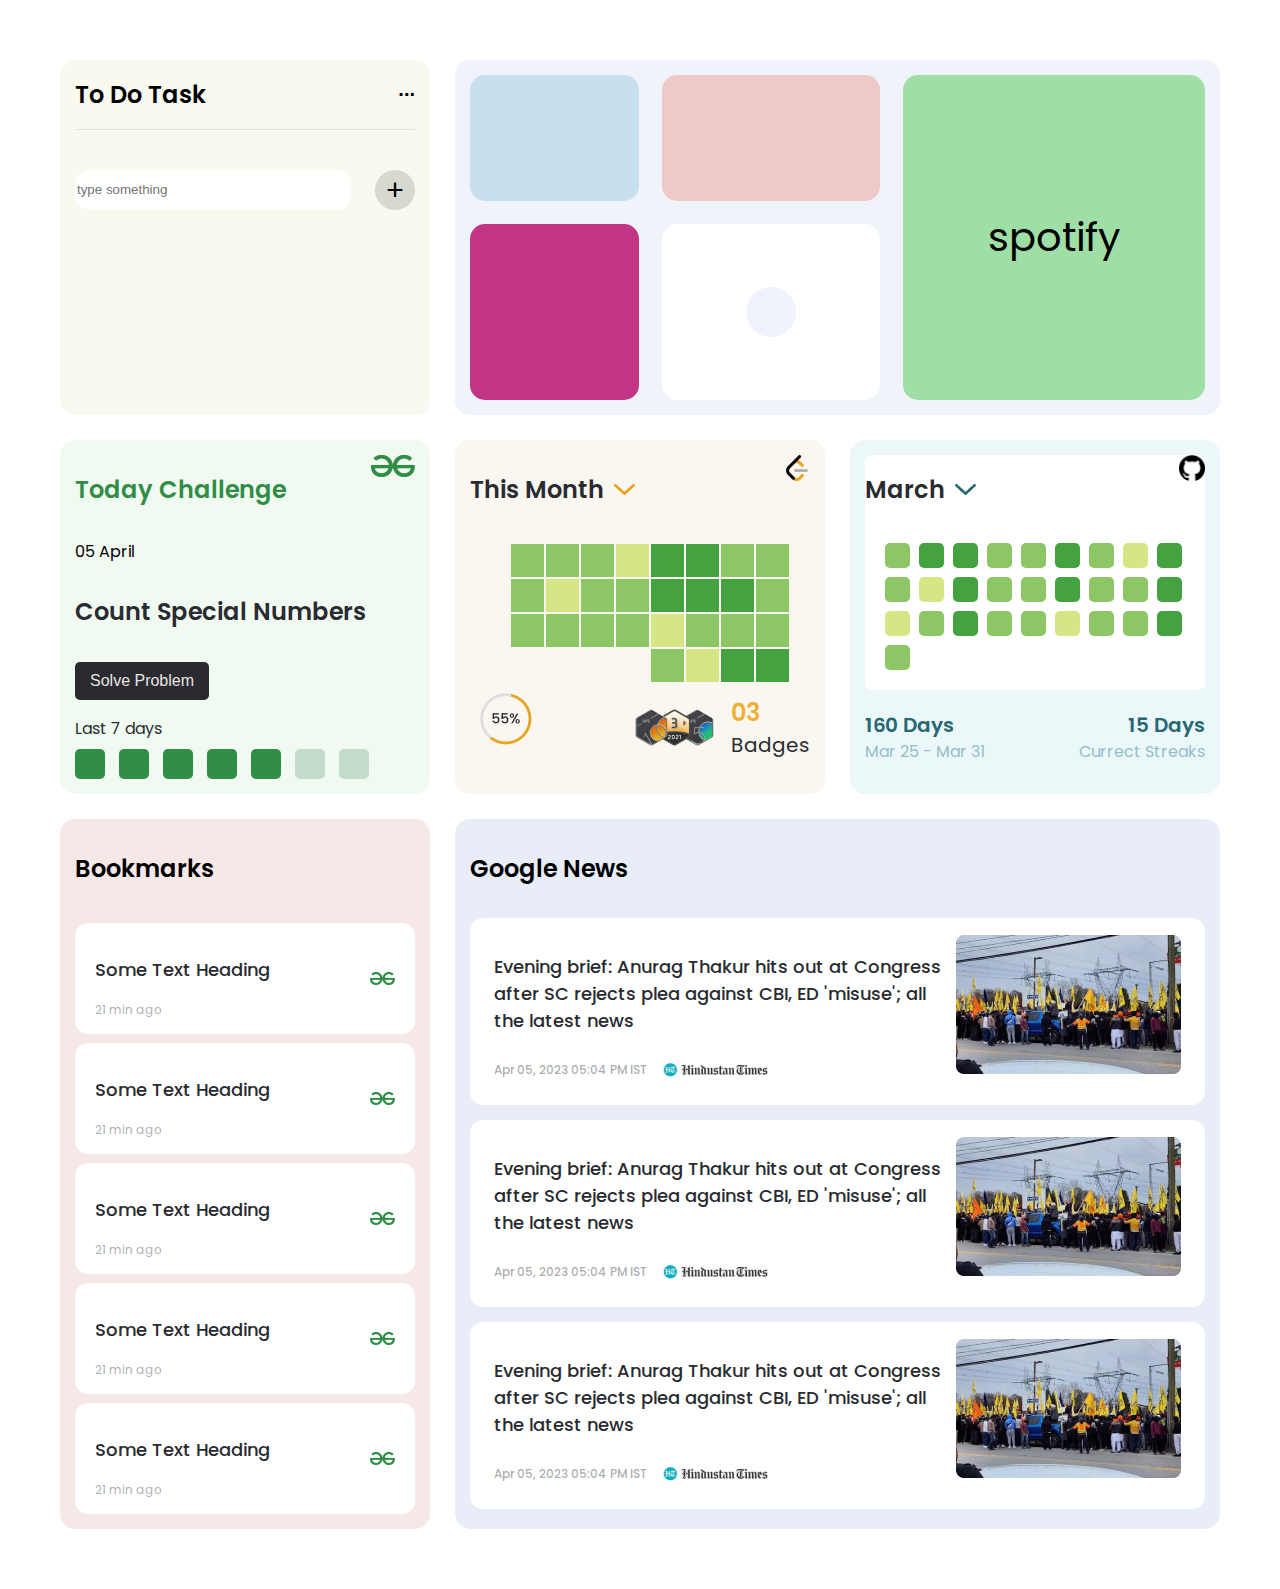
<file: index.html>
<!DOCTYPE html>
<html lang="en">
  <head>
    <meta charset="UTF-8" />
    <meta http-equiv="X-UA-Compatible" content="IE=edge" />
    <meta name="viewport" content="width=device-width, initial-scale=1.0" />
    <link
      rel="stylesheet"
      href="https://cdnjs.cloudflare.com/ajax/libs/font-awesome/6.4.0/css/all.min.css"
      integrity="sha512-iecdLmaskl7CVkqkXNQ/ZH/XLlvWZOJyj7Yy7tcenmpD1ypASozpmT/E0iPtmFIB46ZmdtAc9eNBvH0H/ZpiBw=="
      crossorigin="anonymous"
      referrerpolicy="no-referrer"
    />
    <link rel="stylesheet" href="style.css" />
    <script src="./srcipt.js" defer></script>
    <title>Custom Home</title>
  </head>
  <body>
    <div class="body-container">
      <div class="ele-container" id="ele-1">
        <nav id="todo-nav">
          <h2>To Do Task</h2>
          <button id="three-dot">...</button>
        </nav>
        <div class="to-do-container"></div>
        <div class="add-todo">
          <input type="text" id="input-box" placeholder="type something" />
          <button id="add-todo-btn" onclick="addTask()" class="btn-1">+</button>
        </div>
      </div>

      <div class="ele-container" id="ele-2">
        <div class="social-container" id="twitter">
          <a href="https://twitter.com/home" target="_blank">
            <i class="fa-brands fa-twitter"></i>
          </a>
        </div>

        <div class="social-container" id="youtube">
          <a href="https://youtube.com/" target="_blank">
            <i class="fa-brands fa-youtube"></i>
          </a>
        </div>
        <div class="social-container" id="instagram">
          <a href="https://instagram.com/" target="_blank">
            <i class="fa-brands fa-instagram"></i>
          </a>
        </div>
        <div class="social-container" id="add">
          <div class="circle">
            <i class="fa-brands fa-add"></i>
          </div>
        </div>
        <div class="social-container" id="spotify">spotify</div>
      </div>

      <div class="ele-container" id="ele-3">
        <nav>
          <h2 id="gfg-today">Today Challenge</h2>
          <img id="gfg-logo" src="./assets/images/gfg-logo.png" alt="" />
        </nav>
        <div class="gfg-container">
          <span class="date">05 April</span>
          <h2>Count Special Numbers</h2>
          <button>Solve Problem</button>
          <br />
          <span class="last-days"
            >Last 7 days <i class="fa-solid fa-chevron-down"></i
          ></span>
          <div class="last-seven-container">
            <div class="done-gfg gfg-week-streak"></div>
            <div class="done-gfg gfg-week-streak"></div>
            <div class="done-gfg gfg-week-streak"></div>
            <div class="done-gfg gfg-week-streak"></div>
            <div class="done-gfg gfg-week-streak"></div>
            <div class="not-done-gfg gfg-week-streak"></div>
            <div class="not-done-gfg gfg-week-streak"></div>
          </div>
        </div>
      </div>

      <div class="ele-container" id="ele-4">
        <nav id="leet-nav-container">
          <div class="leet-nav-left">
            <h2>This Month</h2>
            <img src="./assets/images/down-leet.png" alt="" srcset="" />
          </div>
          <img
            src="./assets/images/leetcode.png"
            id="leet-code-icon"
            alt=""
            srcset=""
          />
        </nav>
        <div class="leet-streak-container">
          <div class="leet-month-streak">
            <div class="light-green leet-box"></div>
            <div class="light-green leet-box"></div>
            <div class="light-green leet-box"></div>
            <div class="yellow leet-box"></div>
            <div class="dark-green leet-box"></div>
            <div class="dark-green leet-box"></div>
            <div class="light-green leet-box"></div>
            <div class="light-green leet-box"></div>
            <div class="light-green leet-box"></div>
            <div class="yellow leet-box"></div>
            <div class="light-green leet-box"></div>
            <div class="light-green leet-box"></div>
            <div class="dark-green leet-box"></div>
            <div class="dark-green leet-box"></div>
            <div class="dark-green leet-box"></div>
            <div class="light-green leet-box"></div>
            <div class="light-green leet-box"></div>
            <div class="light-green leet-box"></div>
            <div class="light-green leet-box"></div>
            <div class="light-green leet-box"></div>
            <div class="yellow leet-box"></div>
            <div class="light-green leet-box"></div>
            <div class="light-green leet-box"></div>
            <div class="light-green leet-box"></div>
            <div class="light-green leet-box"></div>
            <div class="yellow leet-box"></div>
            <div class="dark-green leet-box"></div>
            <div class="dark-green leet-box"></div>
          </div>
        </div>

        <div class="leet-lower-area">
          <div class="leet-left">
            <img src="./assets/images/leet-progress.png" alt="" />
          </div>
          <div class="leet-right">
            <img src="./assets/images/leet-badges.png" alt="" />
            <div class="fucking-text">
              <span class="yellow-text">03</span>

              <span class="leet-lower-text">Badges</span>
            </div>
          </div>
        </div>
      </div>

      <div class="ele-container" id="ele-5">
        <div class="white-box">
          <nav id="leet-nav-container">
            <div class="leet-nav-left">
              <h2>March</h2>
              <img src="./assets/images/git-down.png" alt="" srcset="" />
            </div>
            <img
              src="./assets/images/github-logo.png"
              id="leet-code-icon"
              alt=""
              srcset=""
            />
          </nav>
          <div class="git-streak-container">
            <div class="git-streaks">
              <div class="git-streak-box light-green"></div>
              <div class="git-streak-box dark-green"></div>
              <div class="git-streak-box dark-green"></div>
              <div class="git-streak-box light-green"></div>
              <div class="git-streak-box light-green"></div>
              <div class="git-streak-box dark-green"></div>
              <div class="git-streak-box light-green"></div>
              <div class="git-streak-box yellow"></div>
              <div class="git-streak-box dark-green"></div>
              <div class="git-streak-box light-green"></div>
              <div class="git-streak-box yellow"></div>
              <div class="git-streak-box dark-green"></div>
              <div class="git-streak-box light-green"></div>
              <div class="git-streak-box light-green"></div>
              <div class="git-streak-box dark-green"></div>
              <div class="git-streak-box light-green"></div>
              <div class="git-streak-box light-green"></div>
              <div class="git-streak-box dark-green"></div>
              <div class="git-streak-box yellow"></div>
              <div class="git-streak-box light-green"></div>
              <div class="git-streak-box dark-green"></div>
              <div class="git-streak-box light-green"></div>
              <div class="git-streak-box light-green"></div>
              <div class="git-streak-box yellow"></div>
              <div class="git-streak-box light-green"></div>
              <div class="git-streak-box light-green"></div>
              <div class="git-streak-box dark-green"></div>
              <div class="git-streak-box light-green"></div>
            </div>
          </div>
        </div>
        <div class="lower-text-area">
          <div class="lower-left">
            <span class="main-lower">160 Days</span>
            <span class="sub-lower">Mar 25 - Mar 31</span>
          </div>
          <div class="lower-right">
            <span class="main-lower">15 Days</span>
            <span class="sub-lower">Currect Streaks</span>
          </div>
        </div>
      </div>

      <div class="ele-container" id="ele-6">
        <nav><h2>Bookmarks</h2></nav>
        <div class="book-container">
          <div class="bookmark-item">
            <div class="bookmark-text-left">
              <h3>Some Text Heading</h3>
              <span class="book-time">21 min ago</span>
            </div>
            <img src="./assets/images/gfg-logo.png" alt="" srcset="" />
          </div>
          <div class="bookmark-item">
            <div class="bookmark-text-left">
              <h3>Some Text Heading</h3>
              <span class="book-time">21 min ago</span>
            </div>
            <img src="./assets/images/gfg-logo.png" alt="" srcset="" />
          </div>
          <div class="bookmark-item">
            <div class="bookmark-text-left">
              <h3>Some Text Heading</h3>
              <span class="book-time">21 min ago</span>
            </div>
            <img src="./assets/images/gfg-logo.png" alt="" srcset="" />
          </div>
          <div class="bookmark-item">
            <div class="bookmark-text-left">
              <h3>Some Text Heading</h3>
              <span class="book-time">21 min ago</span>
            </div>
            <img src="./assets/images/gfg-logo.png" alt="" srcset="" />
          </div>
          <div class="bookmark-item">
            <div class="bookmark-text-left">
              <h3>Some Text Heading</h3>
              <span class="book-time">21 min ago</span>
            </div>
            <img src="./assets/images/gfg-logo.png" alt="" srcset="" />
          </div>
        </div>
      </div>

      <div class="ele-container" id="ele-7">
        <nav><h2>Google News</h2></nav>
        <div class="news-container">
          <div class="news-item">
            <div class="news-left-text">
              <div class="news-headline">
                <h3>
                  Evening brief: Anurag Thakur hits out at Congress after SC
                  rejects plea against CBI, ED 'misuse'; all the latest news
                </h3>
              </div>
              <div class="lower-metadata">
                <span class="news-date-time">Apr 05, 2023 05:04 PM IST</span>
                <img src="./assets/images/image 15.png" alt="" />
              </div>
            </div>
            <div class="news-thumbnail">
              <img src="./assets/images/news-thumbnail.png" alt="" />
            </div>
          </div>
        </div>
        <div class="news-container">
          <div class="news-item">
            <div class="news-left-text">
              <div class="news-headline">
                <h3>
                  Evening brief: Anurag Thakur hits out at Congress after SC
                  rejects plea against CBI, ED 'misuse'; all the latest news
                </h3>
              </div>
              <div class="lower-metadata">
                <span class="news-date-time">Apr 05, 2023 05:04 PM IST</span>
                <img src="./assets/images/image 15.png" alt="" />
              </div>
            </div>
            <div class="news-thumbnail">
              <img src="./assets/images/news-thumbnail.png" alt="" />
            </div>
          </div>
        </div>
        <div class="news-container">
          <div class="news-item">
            <div class="news-left-text">
              <div class="news-headline">
                <h3>
                  Evening brief: Anurag Thakur hits out at Congress after SC
                  rejects plea against CBI, ED 'misuse'; all the latest news
                </h3>
              </div>
              <div class="lower-metadata">
                <span class="news-date-time">Apr 05, 2023 05:04 PM IST</span>
                <img src="./assets/images/image 15.png" alt="" />
              </div>
            </div>
            <div class="news-thumbnail">
              <img src="./assets/images/news-thumbnail.png" alt="" />
            </div>
          </div>
        </div>
      </div>
    </div>
  </body>
</html>
</file>
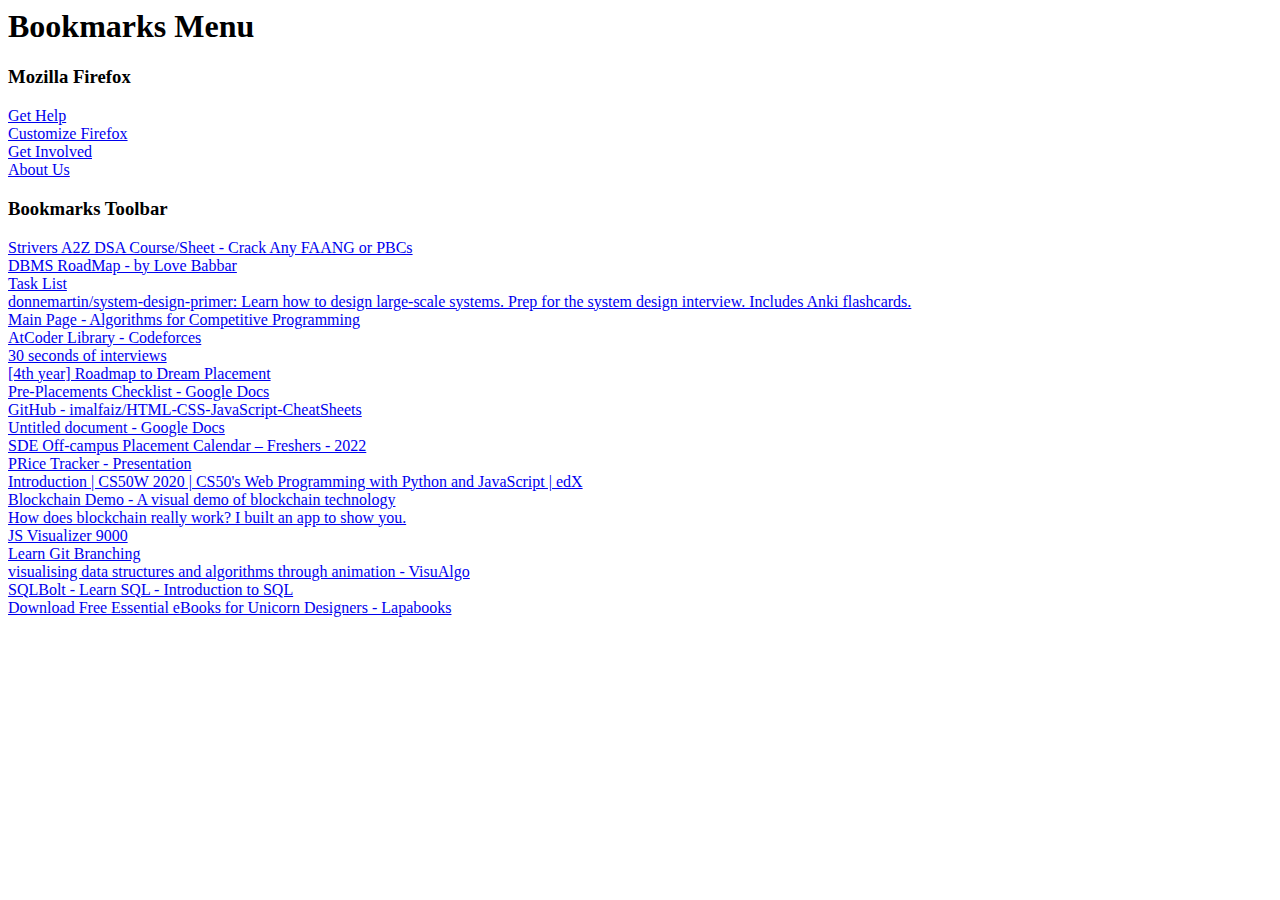
<file: bookmarks.html>
<!DOCTYPE NETSCAPE-Bookmark-file-1>
<!-- This is an automatically generated file.
     It will be read and overwritten.
     DO NOT EDIT! -->
<META HTTP-EQUIV="Content-Type" CONTENT="text/html; charset=UTF-8">
<meta http-equiv="Content-Security-Policy"
      content="default-src 'self'; script-src 'none'; img-src data: *; object-src 'none'"></meta>
<TITLE>Bookmarks</TITLE>
<H1>Bookmarks Menu</H1>

<DL><p>
    <DT><H3 ADD_DATE="1650803669" LAST_MODIFIED="1650803669">Mozilla Firefox</H3>
    <DL><p>
        <DT><A HREF="https://support.mozilla.org/products/firefox" ADD_DATE="1650803669" LAST_MODIFIED="1650803669" ICON_URI="fake-favicon-uri:https://support.mozilla.org/products/firefox" ICON="[data-uri]">Get Help</A>
        <DT><A HREF="https://support.mozilla.org/kb/customize-firefox-controls-buttons-and-toolbars?utm_source=firefox-browser&utm_medium=default-bookmarks&utm_campaign=customize" ADD_DATE="1650803669" LAST_MODIFIED="1650803669" ICON_URI="fake-favicon-uri:https://support.mozilla.org/kb/customize-firefox-controls-buttons-and-toolbars?utm_source=firefox-browser&utm_medium=default-bookmarks&utm_campaign=customize" ICON="[data-uri]">Customize Firefox</A>
        <DT><A HREF="https://www.mozilla.org/contribute/" ADD_DATE="1650803669" LAST_MODIFIED="1650803669" ICON_URI="fake-favicon-uri:https://www.mozilla.org/contribute/" ICON="[data-uri]">Get Involved</A>
        <DT><A HREF="https://www.mozilla.org/about/" ADD_DATE="1650803669" LAST_MODIFIED="1650803669" ICON_URI="fake-favicon-uri:https://www.mozilla.org/about/" ICON="[data-uri]">About Us</A>
    </DL><p>
    <DT><H3 ADD_DATE="1650803669" LAST_MODIFIED="1681489301" PERSONAL_TOOLBAR_FOLDER="true">Bookmarks Toolbar</H3>
    <DL><p>
        <DT><A HREF="https://takeuforward.org/strivers-a2z-dsa-course/strivers-a2z-dsa-course-sheet-2/" ADD_DATE="1671443499" LAST_MODIFIED="1674327969" ICON_URI="https://takeuforward.org/wp-content/uploads/2021/09/cropped-logo_circle_red-32x32.gif" ICON="[data-uri]">Strivers A2Z DSA Course/Sheet - Crack Any FAANG or PBCs</A>
        <DT><A HREF="https://whimsical.com/dbms-roadmap-by-love-babbar-FmUi8ffVop33t3MmpVxPCo" ADD_DATE="1658426132" LAST_MODIFIED="1658426132" ICON_URI="https://whimsical.com/favicons/wx-whimsical-mind-map-v2-purple@2x.png" ICON="[data-uri]">DBMS RoadMap - by Love Babbar</A>
        <DT><A HREF="https://www.notion.so/27fa66f328f4487db73035c0e4f87859?v=6e7af5f62d3a4ea595d0ff9cc7d5aa6e" ADD_DATE="1675277163" LAST_MODIFIED="1675277303" ICON_URI="https://www.notion.so/images/logo-ios.png" ICON="[data-uri]">Task List</A>
        <DT><A HREF="https://github.com/donnemartin/system-design-primer#database" ADD_DATE="1658686848" LAST_MODIFIED="1658686848" ICON_URI="https://github.com/fluidicon.png" ICON="[data-uri]">donnemartin/system-design-primer: Learn how to design large-scale systems. Prep for the system design interview. Includes Anki flashcards.</A>
        <DT><A HREF="https://cp-algorithms.com/#navigation" ADD_DATE="1660143269" LAST_MODIFIED="1660143269">Main Page - Algorithms for Competitive Programming</A>
        <DT><A HREF="https://codeforces.com/blog/entry/82400" ADD_DATE="1660143274" LAST_MODIFIED="1660143274" ICON_URI="https://codeforces.org/s/0/favicon-32x32.png" ICON="[data-uri]">AtCoder Library - Codeforces</A>
        <DT><A HREF="https://30secondsofinterviews.org/" ADD_DATE="1660143758" LAST_MODIFIED="1660143758" ICON_URI="https://30secondsofinterviews.org/30s-favicon.107cc86d.ico" ICON="[data-uri]">30 seconds of interviews</A>
        <DT><A HREF="https://whimsical.com/4th-year-roadmap-to-dream-placement-WB2HTZixtsohXoDcvr6Me7" ADD_DATE="1662125824" LAST_MODIFIED="1662125824" ICON_URI="https://whimsical.com/favicons/wx-whimsical-mind-map-v2-purple@2x.png" ICON="[data-uri]">[4th year] Roadmap to Dream Placement</A>
        <DT><A HREF="https://docs.google.com/document/d/1yYRdJ_P6RS0I8JNN6mtjDQBdwLHkhQXCq41whBQNu1Y/edit" ADD_DATE="1663672307" LAST_MODIFIED="1663672307" ICON_URI="https://ssl.gstatic.com/docs/documents/images/kix-favicon7.ico" ICON="[data-uri]">Pre-Placements Checklist - Google Docs</A>
        <DT><A HREF="https://github.com/imalfaiz/HTML-CSS-JavaScript-CheatSheets" ADD_DATE="1670761418" LAST_MODIFIED="1670761418" ICON_URI="https://github.com/fluidicon.png" ICON="[data-uri]">GitHub - imalfaiz/HTML-CSS-JavaScript-CheatSheets</A>
        <DT><A HREF="https://docs.google.com/document/d/160FV_uEhxjEy1ywTnM90WFDUQtjg3O3jQHQMwdIGNK0/edit" ADD_DATE="1670868477" LAST_MODIFIED="1670868477" ICON_URI="https://ssl.gstatic.com/docs/documents/images/kix-favicon7.ico" ICON="[data-uri]">Untitled document - Google Docs</A>
        <DT><A HREF="https://takeuforward.org/interviews/sde-off-campus-placement-calendar-freshers/" ADD_DATE="1654538682" LAST_MODIFIED="1674327972" ICON_URI="https://takeuforward.org/wp-content/uploads/2021/09/cropped-logo_circle_red-32x32.gif" ICON="[data-uri]">SDE Off-campus Placement Calendar – Freshers - 2022</A>
        <DT><A HREF="https://www.canva.com/design/DAFYsWmyGYg/1ej4rQ6f7V_JednSdccARw/edit" ADD_DATE="1674670017" LAST_MODIFIED="1674670017" ICON_URI="https://static.canva.com/static/images/favicon-1.ico" ICON="[data-uri]">PRice Tracker - Presentation</A>
        <DT><A HREF="https://learning.edx.org/course/course-v1:HarvardX+CS50W+Web/block-v1:HarvardX+CS50W+Web+type@sequential+block@cd0baed1a0854561a870e0d8db72f7ff/block-v1:HarvardX+CS50W+Web+type@vertical+block@63c92dedcf504526bd217dd8728dabc2" ADD_DATE="1675262649" LAST_MODIFIED="1675262649" ICON_URI="https://edx-cdn.org/v3/prod/favicon.ico" ICON="[data-uri]">Introduction | CS50W 2020 | CS50&#39;s Web Programming with Python and JavaScript | edX</A>
        <DT><A HREF="https://blockchaindemo.io/?ref=producthunt" ADD_DATE="1680458463" LAST_MODIFIED="1680458463">Blockchain Demo - A visual demo of blockchain technology</A>
        <DT><A HREF="https://www.freecodecamp.org/news/how-does-blockchain-really-work-i-built-an-app-to-show-you-6b70cd4caf7d" ADD_DATE="1680458469" LAST_MODIFIED="1680458469" ICON_URI="https://cdn.freecodecamp.org/universal/favicons/favicon.ico" ICON="[data-uri]">How does blockchain really work? I built an app to show you.</A>
        <DT><A HREF="https://www.jsv9000.app/" ADD_DATE="1680720033" LAST_MODIFIED="1680720033" ICON_URI="https://www.jsv9000.app/favicon.ico?v=2" ICON="[data-uri]">JS Visualizer 9000</A>
        <DT><A HREF="https://learngitbranching.js.org/" ADD_DATE="1680720076" LAST_MODIFIED="1680720076" ICON_URI="https://learngitbranching.js.org/assets/favicon.ico" ICON="[data-uri]">Learn Git Branching</A>
        <DT><A HREF="https://visualgo.net/en" ADD_DATE="1680720174" LAST_MODIFIED="1680720174" ICON_URI="https://visualgo.net/img/favicon.png" ICON="[data-uri]">visualising data structures and algorithms through animation - VisuAlgo</A>
        <DT><A HREF="https://sqlbolt.com/" ADD_DATE="1680720194" LAST_MODIFIED="1680720194" ICON_URI="https://sqlbolt.com/cs/images/favicon.png" ICON="[data-uri]">SQLBolt - Learn SQL - Introduction to SQL</A>
        <DT><A HREF="https://www.lapabooks.com/" ADD_DATE="1681489301" LAST_MODIFIED="1681489301" ICON_URI="https://www.lapabooks.com/images/fav.png" ICON="[data-uri]">Download Free Essential eBooks for Unicorn Designers - Lapabooks</A>
    </DL><p>
</DL>
</file>
<file: style.css>
/* .body-container {
  background-color: indianred;
  padding: 10px;
  display: grid;
  grid-template-columns : 10% 60% 10%;
  grid-template-rows:auto;
  grid-column-gap: 10px;
  grid-row-gap: 10px;
  justify-content: space-evenly; 
  height: 600px;
  align-content: space-evenly;

}

.ele-container {
  background: wheat;
  border: 1px solid black;
  padding: 20px;
  font-size: 40px;
  text-align: center;
}
*/

@import url("https://fonts.googleapis.com/css2?family=Poppins:wght@200;300;400;500&display=swap");
body {
  box-sizing: border-box;
  margin: 0;
  padding: 0;
  scroll-behavior: smooth;
}

.body-container {
  background-color: #ffffff;
  padding: 60px;
  display: grid;
  grid-gap: 25px;
  grid-template-columns: repeat(auto-fit, minmax(19rem, 1fr));
  grid-template-rows: 1fr 1fr 2fr;
  grid-template-areas:
    "todo social social"
    "todo social social"
    "gfg leetcode github"
    "gfg leetcode github"
    "bookmark gnews gnews"
    "bookmark gnews gnews"
    "bookmark gnews gnews";
}

@media only screen and  (max-width: 550px){
  
  .body-container {
    padding: 10px;

    grid-template-columns: repeat(auto-fit, minmax(19rem, 1fr));
    grid-template-rows: 0.2fr 0.2fr 0.5fr 0.2fr 0.2fr 0.5fr 0.5fr;
    grid-template-areas:
    "todo"
    "gfg"
    "social"
    "leetcode"
    "github"
    "bookmark"
    "gnews"
    ;
    
  }
}

@media (min-width: 550px) and (max-width: 750px){
  .body-container {
    padding: 30px;

    grid-template-columns: 1fr;
    grid-template-rows: 0.4fr 0.2fr 0.5fr 0.2fr 0.2fr 0.5fr 0.5fr;
    grid-template-areas:
    "todo"
    "gfg"
    "social"
    "leetcode"
    "github"
    "bookmark"
    "gnews"
    ;
  }
}

.ele-container {
  padding: 15px;
  font-size: 40px;
  border-radius: 15px;
  font-family: "Poppins", arial;
  font-style: normal;

}

.ele-container nav {
  display: flex;
  justify-content: space-between;
}



/*
I am playing with CSS
*/



#ele-1 {
  grid-area: todo;
  border: none;
  background: #faf9f0;
  overflow: scroll;
  position: relative;
  padding-top: 0px;

}

#todo-nav {
  border-bottom: 0.5px solid rgba(41, 43, 48, 0.1);
  position:sticky;
  top: 0;
  background: #faf9f0;
  z-index: 1;
  
  
    
}

.add-todo{
  position: sticky; /* set the navbar position to absolute */
  bottom: 12px; /* position the navbar at the bottom */
  display: flex;
  background: #faf9f0;
  justify-content: space-between;
  
}

#input-box{
  width: 80%;
  border: none;
  outline: none;
  border-radius: 15px;
  
  
}


#add-todo-btn{
  padding: 5px;
  outline:0;
  border: none;
  background: #d5d9d0;
  width: 40px;
  height: 40px;
  font-size: 30px;
  line-height: 25px;

  border-radius: 50%; 
}

.ele-container nav h2 {
  display: flex;
  font-weight: 600;
  font-size: 24px;
  line-height: 29px;
}

.to-do-container span{
  position: absolute;
  right: 20px;
  font-size: 24px;
  cursor: pointer;
  z-index: 0;

}

#three-dot {
  background: transparent;
  border: none;

  padding: 0px;
  font-size: 20px;
  font-weight: bold;
  margin-top: -10px;
  cursor: pointer;
}

.to-do-container {
  margin-top: 40px;
}



#ele-1 label {
  margin-top: -20px;
  font-family: "Poppins", arial;
  font-style: normal;
  font-weight: 300;
  font-size: 20px;
  display: grid;
  grid-template-columns: 1em auto;
  gap: 0.5em;
  line-height: 10px;
}

.checked{
  text-decoration: line-through;
}


#ele-2 {
  grid-area: social;
  display: grid;
  grid-template-areas:
    "twitter youtube spotify"
    "instagram add spotify";
  grid-column-gap: 23px;
  grid-row-gap: 23px;
  background: #f0f3fa;
}

.social-container {
  border-radius: 15px;
  text-align: center;
  vertical-align: middle;
  display: flex;
  align-items: center;
  justify-content: center;
  cursor: pointer;
}

#twitter {
  grid-area: twitter;
  background: #c8dfef;
  color: #00acee;
}

 /* unvisited link */
 a:link {
  all: unset;
}

/* visited link */
a:visited {
  all: unset;
}

/* mouse over link */
a:hover {
  all: unset;
}

/* selected link */
a:active {
 all: unset;
} 

#instagram {
  grid-area: instagram;
  background: #c13584;
  color: #ffff;
}

#youtube {
  grid-area: youtube;
  background: #efc8c8;
  color: #c4302b;
}

.circle {
  background: #f0f3fa;
  width: 50px;
  height: 50px;
  border-radius: 50%;
}

.circle i {
  line-height: 10px;
}

#add {
  grid-area: add;
  background: #ffffff;
}
#spotify {
  grid-area: spotify;
  background: #9fdfa6;
  height: 100%;
}

#ele-3 {
  grid-area: gfg;
  background: #f0faf1;
}

.date {
  font-family: "Poppins";
  font-style: normal;
  font-weight: 400;
  font-size: 16px;
}

.gfg-container {
  font-family: "Poppins";
  font-style: normal;
  line-height: 40px;
}

#gfg-logo {
  width: 44px;
  height: 22px;
}

#gfg-today {
  color: #2f8d46;
}

.gfg-container h2 {
  font-weight: 600;
  font-size: 24px;
  /* identical to box height */

  color: #292b30;
}

.gfg-container button {
  background: #292b30;
  border-radius: 5px;
  color: #ebe4e0;
  font-weight: 500;
  font-size: 16px;
  padding: 10px 15px;
  border: none;
  cursor: pointer;
}

.last-days {
  font-weight: 400;
  font-size: 16px;
  color: #292b30;
}

.last-days i {
  color: #2f8d46;
  cursor: pointer;
}

.last-seven-container {
  display: flex;
  justify-content: flex-start;
  gap: 14px;
}

.gfg-week-streak {
  width: 30px;
  height: 30px;
  border-radius: 5px;
}
.done-gfg {
  background: #2f8d46;
}

.not-done-gfg {
  background: #c3dcc9;
}

#ele-4 {
  grid-area: leetcode;
  background: #FAF6F0;

}

.leet-nav-left {
  display: flex;
  font-style: normal;
  font-weight: 700;
  font-size: 24px;
  line-height: 29px;

  /* identical to box height */

  color: #292b30;
  justify-content: space-around;
  align-items: center;
}

.leet-nav-left img {
  margin-left: 10px;
  width: 21px;
  height: 11px;
}

#leet-code-icon {
  height: 26px;
  width: 26px;
}

.leet-streak-container {
  display: flex;
  align-items: center;
  justify-content: center;
  margin-top: 20px;
}

.leet-month-streak {
  width: 300px;
  display: flex;
  flex-wrap: wrap;
  justify-content: flex-end;
  align-content: center;
}

.leet-box {
  height: 33px;
  width: 33px;
  background: #eeeeee;

  border: 1px solid #faf6f0;
}

.leet-lower-area{
  display: flex;
  justify-content: space-between;
  align-items: center;
}
.yellow-text{
  font-family: 'Poppins';
font-style: normal;
font-weight: 600;
font-size: 24px;
color: #EFAF33;
}

.leet-right{
 display: flex;
 align-items: center;
}
.leet-right img{
  width: 83px;
height: 37px;
}
.fucking-text{
  margin-left: 15px;
  display: flex;
  flex-direction: column;
}

.leet-lower-text{
  font-family: 'Poppins';
font-style: normal;
font-weight: 400;
font-size: 20px;


/* identical to box height, or 24px */

color: #292B30;
}

.light-green {
  background: #8cc665;
}

.dark-green {
  background: #44a340;
}

.yellow{
  background: #D6E685;

}

#ele-5 {
  grid-area: github;
  background: #ECF7F9;
  
  
}

.white-box{
  background: #FFFFFF;
  padding:0px 0px 20px 0px;
  border-radius: 7px;
  
}


.git-streak-container{
  display: flex;
  align-items: center;
  justify-content: center;
  margin-top: 20px;
}

.git-streaks{
  
  width: 300px;
  display: flex;
  flex-wrap: wrap;
  justify-content: flex-start;
  align-content: center;
  gap: 9px;

}

.git-streak-box{
  border-radius: 5px;
  width: 25px;
  height: 25px;
}

.lower-text-area{
  margin-top: 20px;
  display: flex;
  justify-content: space-between;
}
.main-lower{
  font-family: 'Poppins';
font-style: normal;
font-weight: 600;
font-size: 20px;
line-height: 30px;

/* identical to box height */

color: #256874;


}

.sub-lower{
 
font-family: 'Poppins';
font-style: normal;
font-weight: 400;
font-size: 16px;
line-height: 24px;

/* identical to box height */

color: #92BFC7;
}

.lower-left, .lower-right{
  display: flex;
  flex-direction:column;
}

.lower-right{
  text-align:right;
}




#ele-6 {
  grid-area: bookmark;
  background: #f7e8e8;
  overflow: scroll;
}

.book-container {
  display: grid;
  gap: 9px;
  margin-top: 20px;
}

.bookmark-item {
  padding: 15px 20px;
  background: #ffffff;
  border-radius: 13px;
  display: flex;
  justify-content: space-between;
  align-items: center;
}

.bookmark-text-left {
  display: flex;
  flex-direction: column;
}

.bookmark-item h3 {
  font-family: "Poppins";
  font-style: normal;
  font-weight: 500;
  font-size: 18px;

  /* identical to box height */

  color: #292b30;
}

.book-time {
  font-family: "Poppins";
  font-style: normal;
  font-weight: 400;
  font-size: 12px;

  /* identical to box height */

  color: rgba(41, 43, 48, 0.4);
}

.bookmark-item img {
  width: 25px;
  height: 13px;
}

#ele-7 {
  grid-area: gnews;
  background: #e8edf7;
  overflow: scroll;
}

.news-container {
  display: grid;
  margin-top: 15px;
}

.news-item {
  display: flex;
  background: #FFFFFF;
  border-radius: 13px;
  padding: 17px 24px;
  
}

.news-left-text{
  display: flex;
  flex-direction: column;
  justify-content: space-between;

}

.news-headline h3 {
  font-family: "Poppins";
  font-style: normal;
  font-weight: 500;
  font-size: 18px;
  line-height: 27px;

  color: #292b30;
}

.lower-metadata {
  display: flex;
  align-items: center;
  justify-content: flex-start;
  gap: 15px;
  font-family: "Poppins";
  font-style: normal;
  font-weight: 500;
  font-size: 12px;
  line-height: 18px;

  /* identical to box height */

  color: rgba(41, 43, 48, 0.4);
}

.lower-metadata img {
  width: 106px;
  height: 36px;
}

.news-thumbnail{
  width: 225px;
height: 139px;

}
</file>
